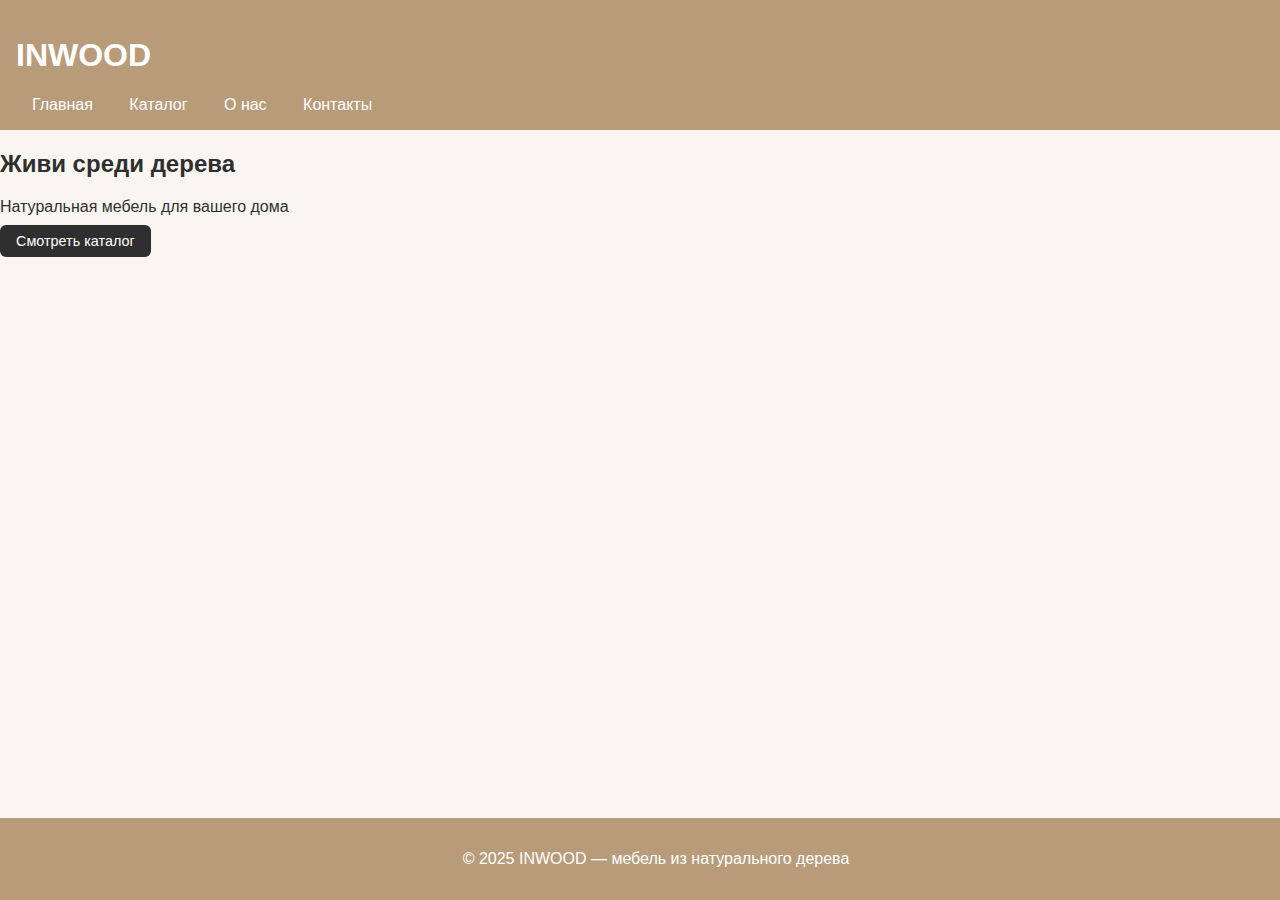
<file: index.html>
<!DOCTYPE html>
<html lang="ru">
<head>
  <meta charset="UTF-8" />
  <meta name="viewport" content="width=device-width, initial-scale=1.0" />
  <title>INWOOD — Мебель с характером</title>
  <link rel="stylesheet" href="css/style.css" />
</head>
<body>
  <header class="header">
    <div class="container">
      <h1 class="logo">INWOOD</h1>
      <nav class="nav">
        <a href="index.html" class="active">Главная</a>
        <a href="catalog.html">Каталог</a>
        <a href="#">О нас</a>
        <a href="#">Контакты</a>
      </nav>
    </div>
  </header>

  <main class="main-content">
    <section class="hero">
      <div class="container">
        <h2>Живи среди дерева</h2>
        <p>Натуральная мебель для вашего дома</p>
        <a href="catalog.html" class="btn">Смотреть каталог</a>
      </div>
    </section>
  </main>

  <footer class="footer">
    <div class="container">
      <p>&copy; 2025 INWOOD — мебель из натурального дерева</p>
    </div>
  </footer>
</body>
</html>
</file>
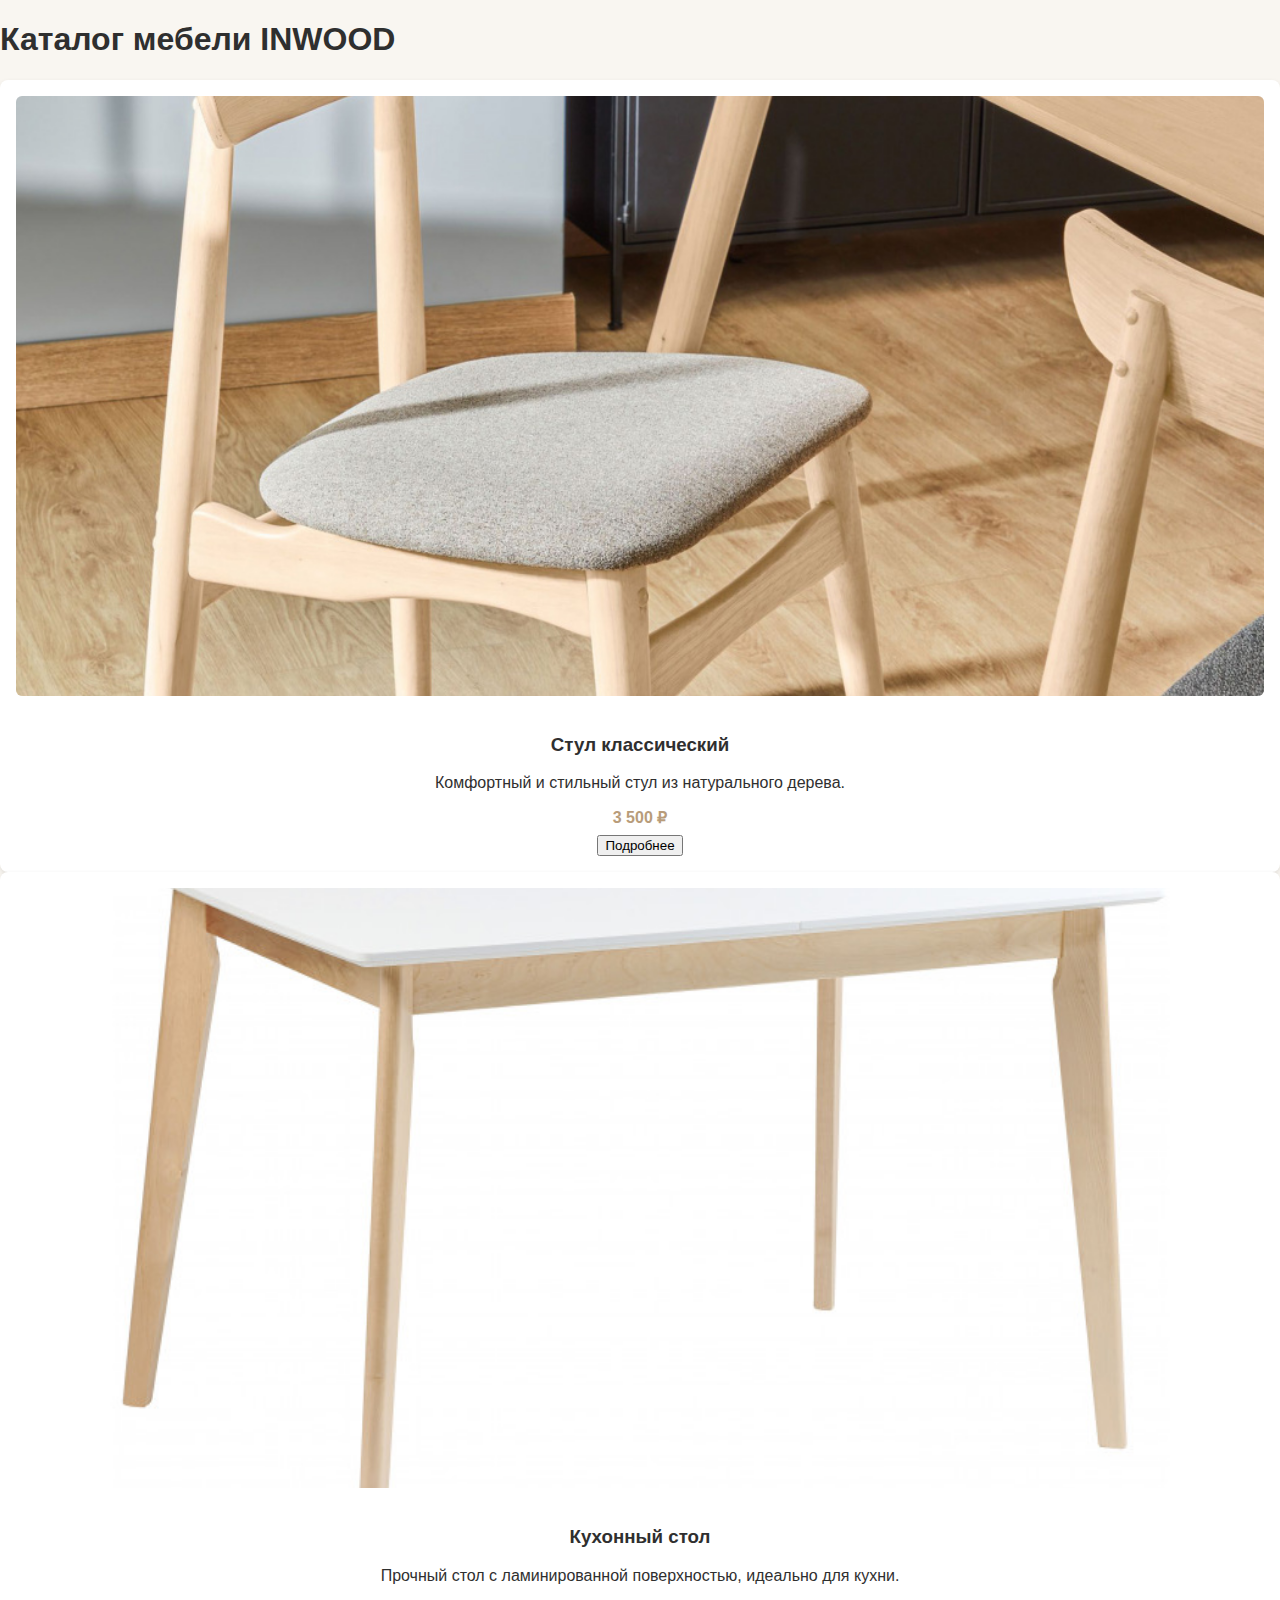
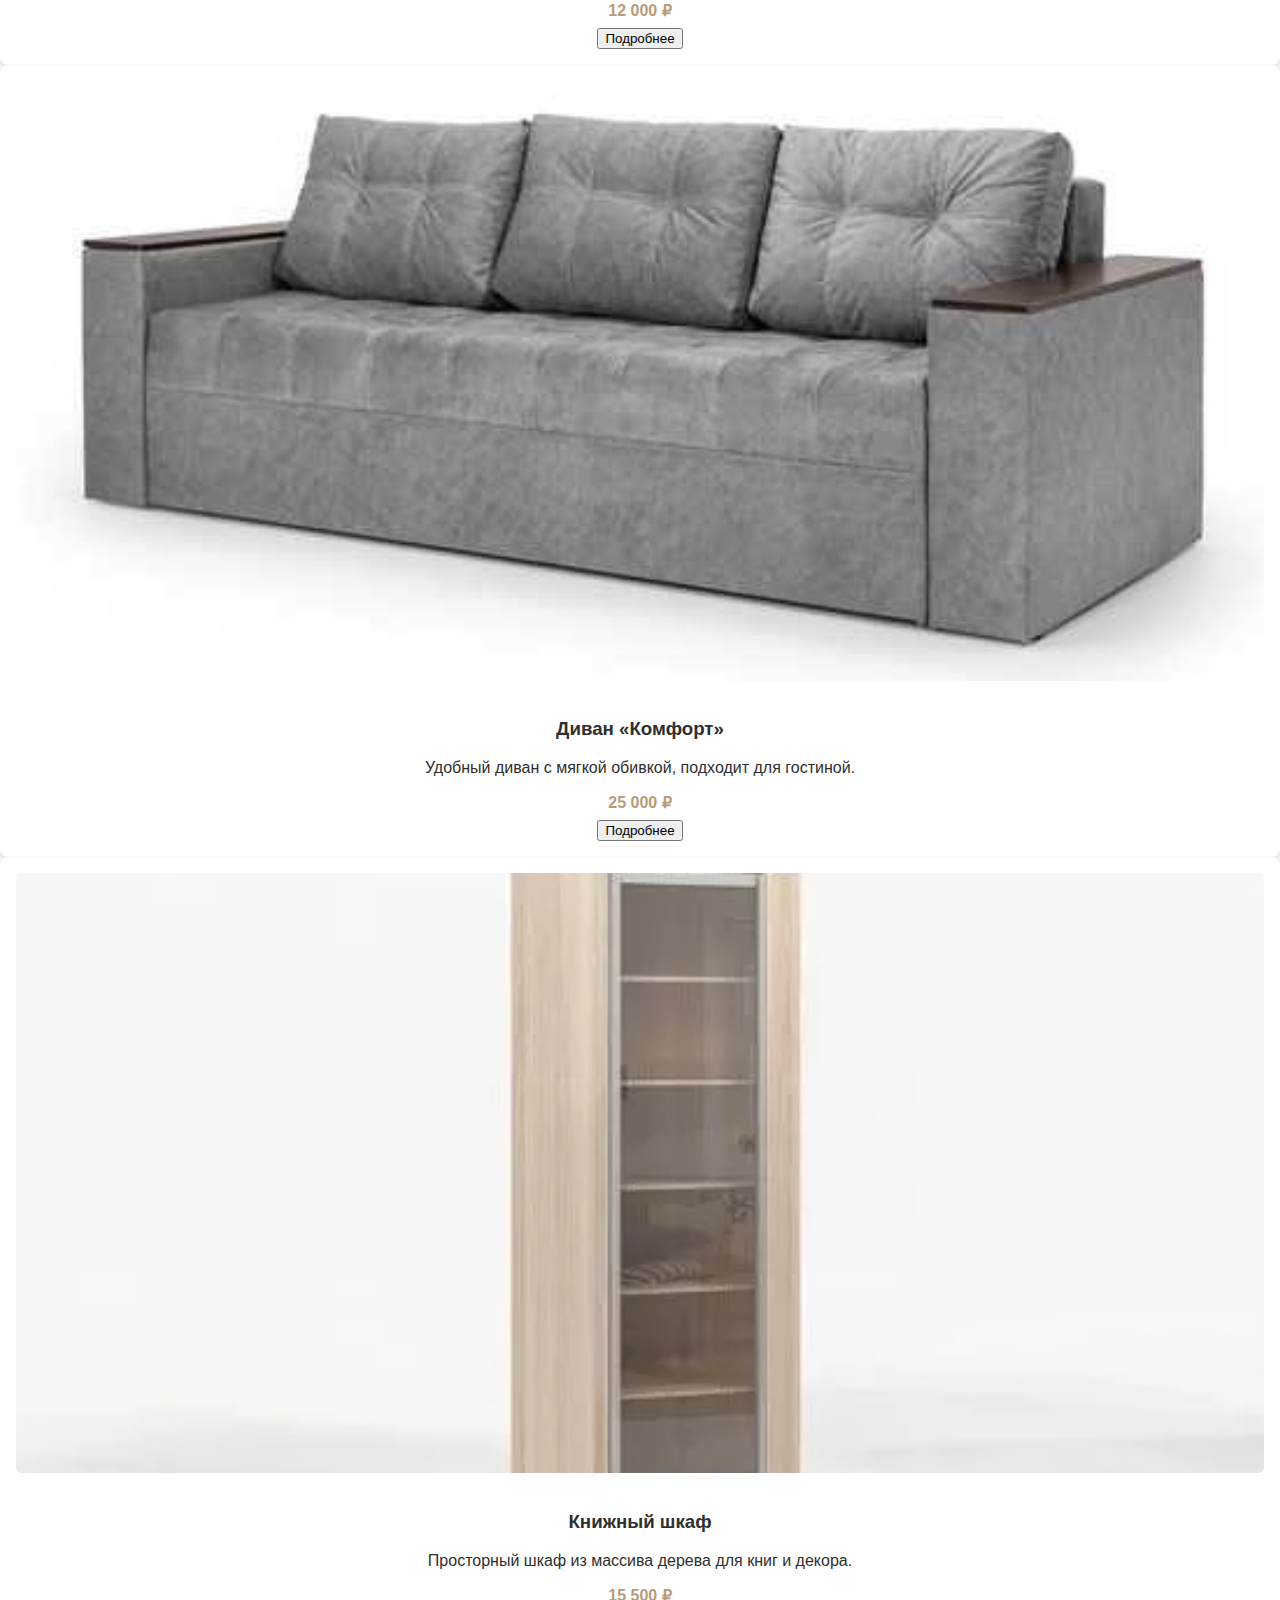
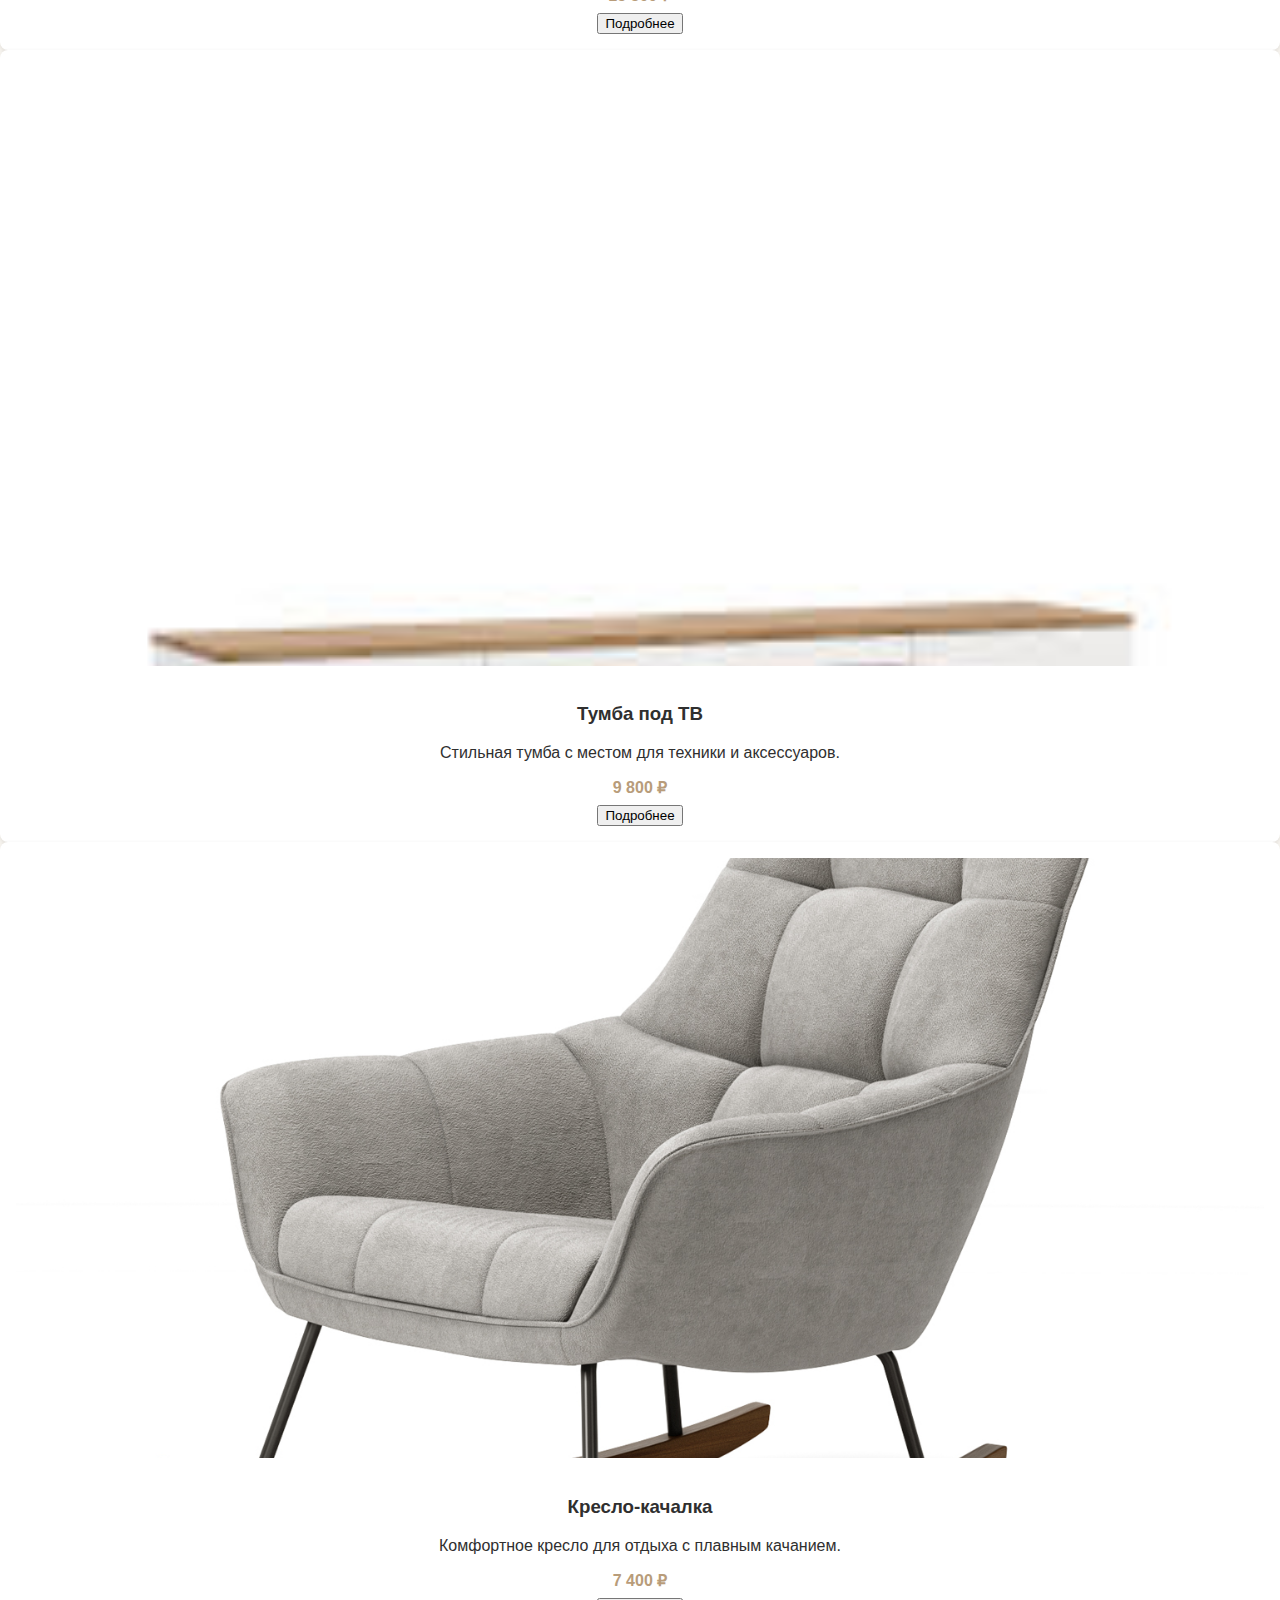
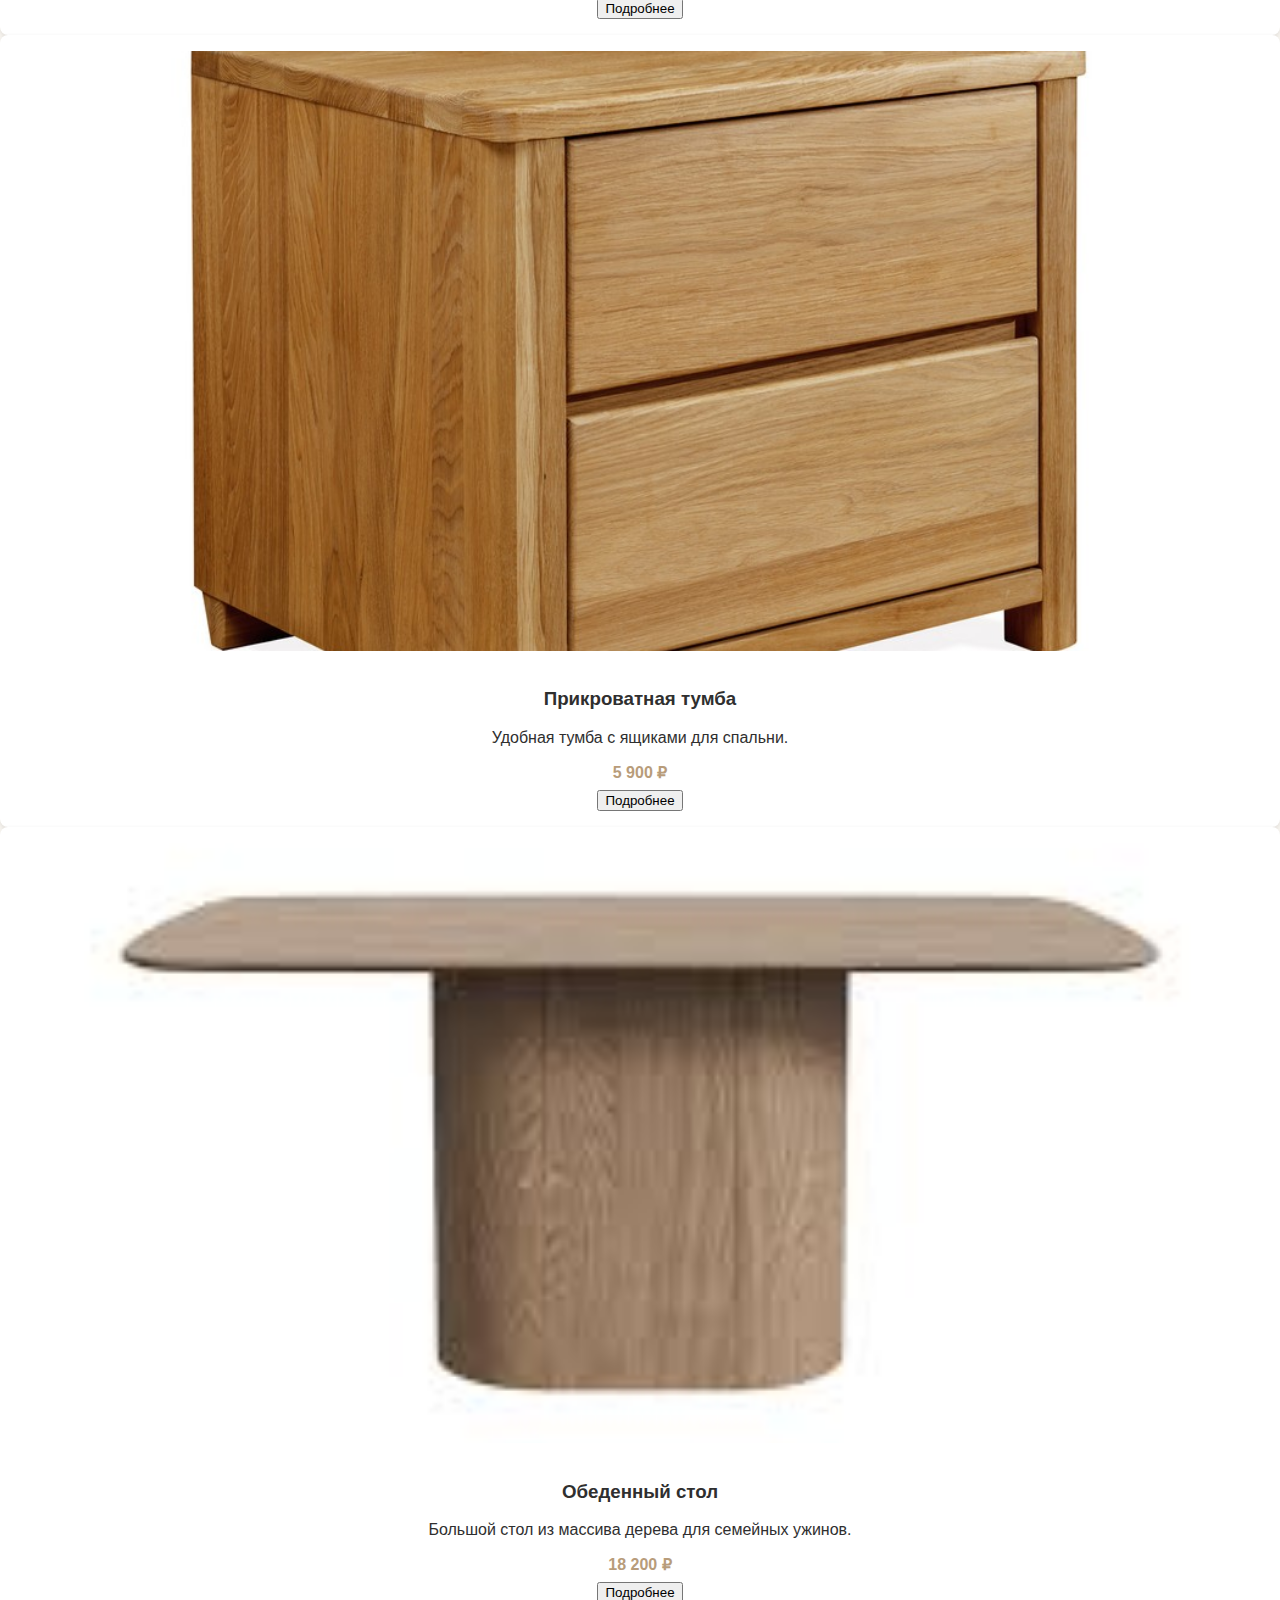
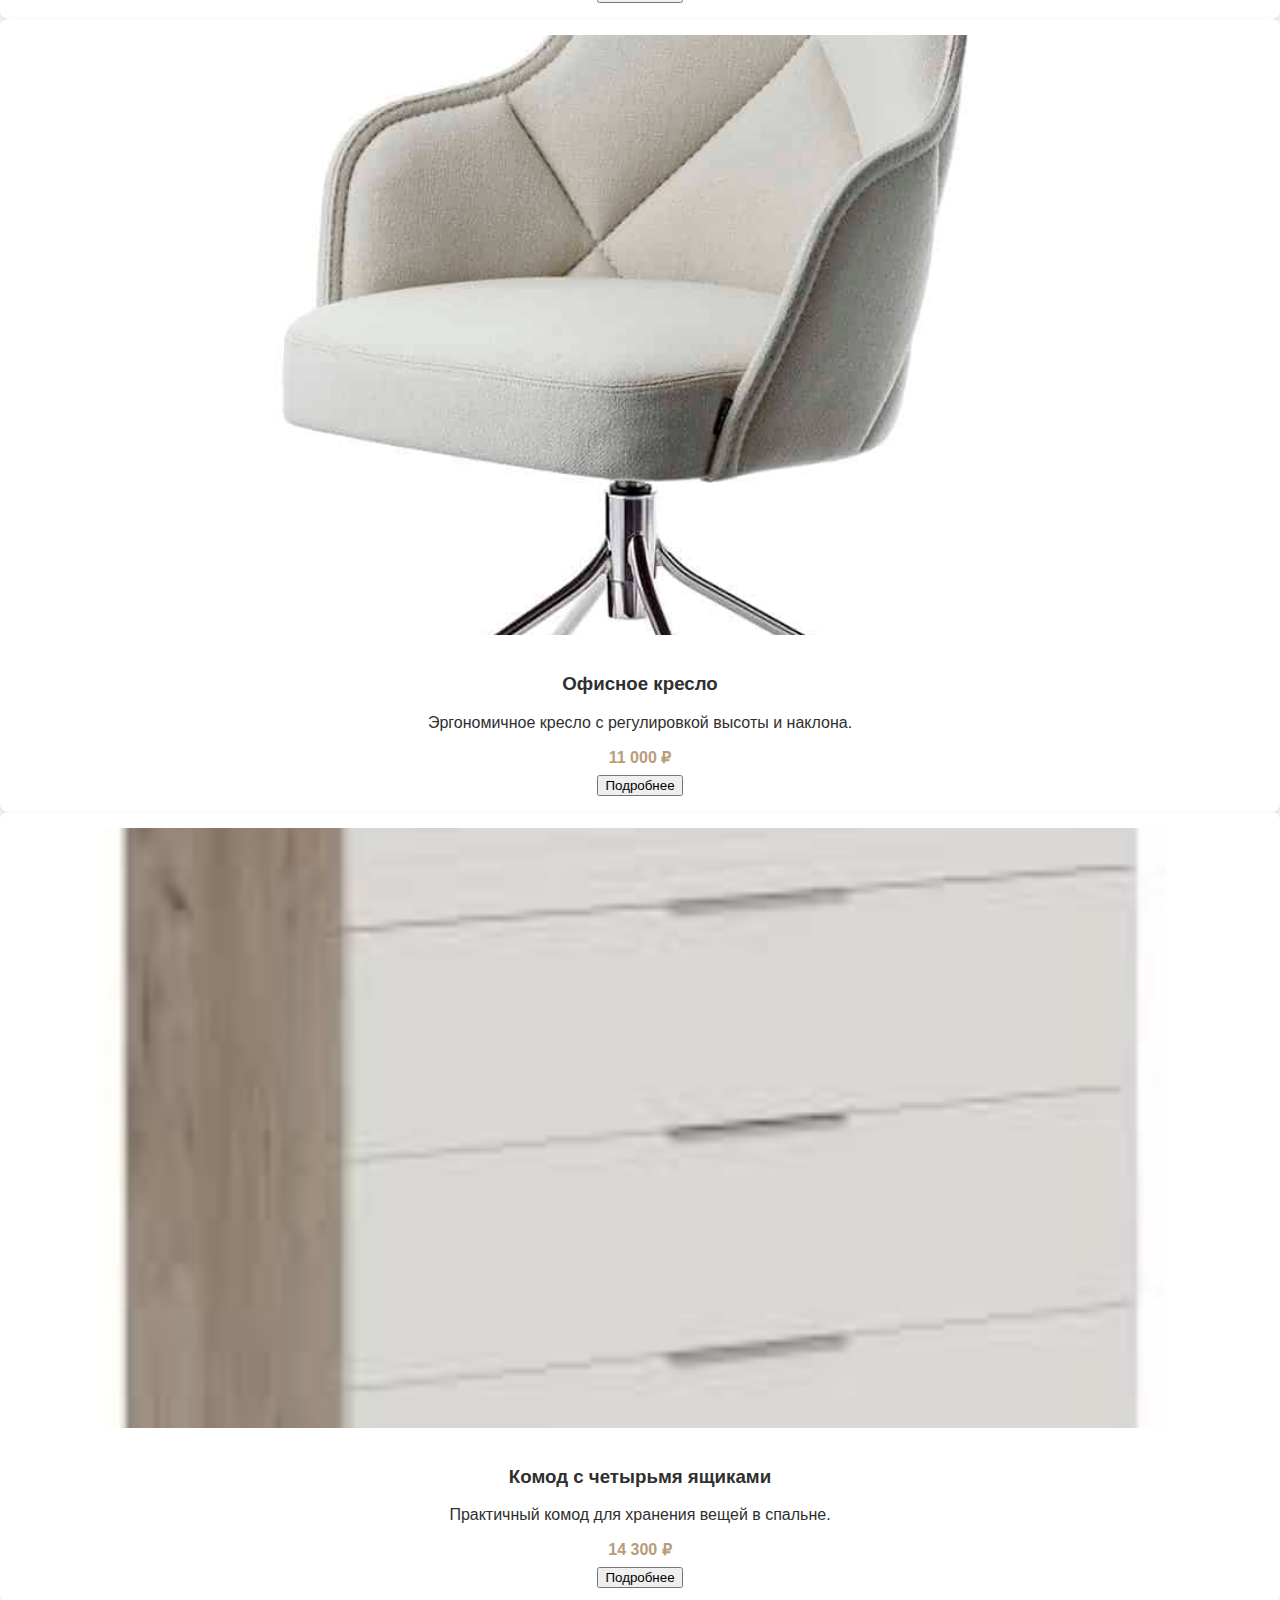
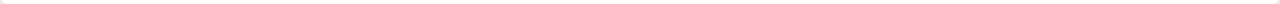
<file: catalog.html>
<!DOCTYPE html>
<html lang="ru">
<head>
  <meta charset="UTF-8" />
  <meta name="viewport" content="width=device-width, initial-scale=1" />
  <title>Каталог — INWOOD</title>
  <link rel="stylesheet" href="css/style.css" />
  <style>
    
  </style>
</head>
<body class="catalog-page">

  <h1>Каталог мебели INWOOD</h1>

  <div class="catalog">
    <div class="product-card">
      <img src="assets/product1.jpg" alt="Стул классический" />
      <h3>Стул классический</h3>
      <p>Комфортный и стильный стул из натурального дерева.</p>
      <div class="price">3 500 ₽</div>
      <button>Подробнее</button>
    </div>
    <div class="product-card">
      <img src="assets/product2.jpg" alt="Кухонный стол" />
      <h3>Кухонный стол</h3>
      <p>Прочный стол с ламинированной поверхностью, идеально для кухни.</p>
      <div class="price">12 000 ₽</div>
      <button>Подробнее</button>
    </div>
    <div class="product-card">
      <img src="assets/product3.jpg" alt="Диван «Комфорт»" />
      <h3>Диван «Комфорт»</h3>
      <p>Удобный диван с мягкой обивкой, подходит для гостиной.</p>
      <div class="price">25 000 ₽</div>
      <button>Подробнее</button>
    </div>
    <div class="product-card">
      <img src="assets/product4.jpg" alt="Книжный шкаф" />
      <h3>Книжный шкаф</h3>
      <p>Просторный шкаф из массива дерева для книг и декора.</p>
      <div class="price">15 500 ₽</div>
      <button>Подробнее</button>
    </div>
    <div class="product-card">
      <img src="assets/product5.jpg" alt="Тумба под ТВ" />
      <h3>Тумба под ТВ</h3>
      <p>Стильная тумба с местом для техники и аксессуаров.</p>
      <div class="price">9 800 ₽</div>
      <button>Подробнее</button>
    </div>
    <div class="product-card">
      <img src="assets/product6.jpg" alt="Кресло-качалка" />
      <h3>Кресло-качалка</h3>
      <p>Комфортное кресло для отдыха с плавным качанием.</p>
      <div class="price">7 400 ₽</div>
      <button>Подробнее</button>
    </div>
    <div class="product-card">
      <img src="assets/product7.jpg" alt="Прикроватная тумба" />
      <h3>Прикроватная тумба</h3>
      <p>Удобная тумба с ящиками для спальни.</p>
      <div class="price">5 900 ₽</div>
      <button>Подробнее</button>
    </div>
    <div class="product-card">
      <img src="assets/product8.jpg" alt="Обеденный стол" />
      <h3>Обеденный стол</h3>
      <p>Большой стол из массива дерева для семейных ужинов.</p>
      <div class="price">18 200 ₽</div>
      <button>Подробнее</button>
    </div>
    <div class="product-card">
      <img src="assets/product9.jpg" alt="Офисное кресло" />
      <h3>Офисное кресло</h3>
      <p>Эргономичное кресло с регулировкой высоты и наклона.</p>
      <div class="price">11 000 ₽</div>
      <button>Подробнее</button>
    </div>
    <div class="product-card">
      <img src="assets/product10.jpg" alt="Комод с четырьмя ящиками" />
      <h3>Комод с четырьмя ящиками</h3>
      <p>Практичный комод для хранения вещей в спальне.</p>
      <div class="price">14 300 ₽</div>
      <button>Подробнее</button>
    </div>
  </div>

</body>
</html>
</file>
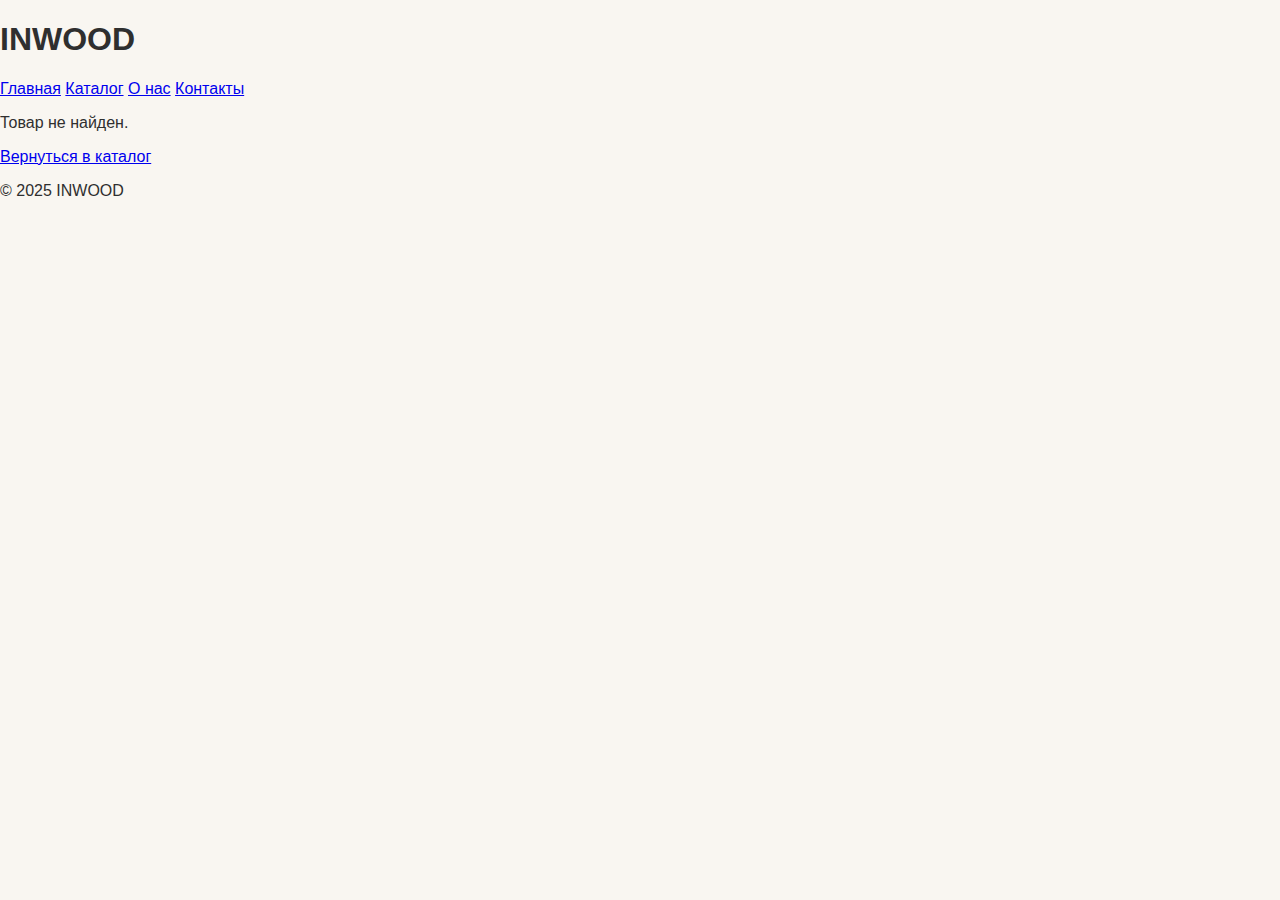
<file: product.html>
<!DOCTYPE html>
<html lang="ru">
<head>
  <meta charset="UTF-8" />
  <meta name="viewport" content="width=device-width, initial-scale=1.0"/>
  <title>INWOOD — Карточка товара</title>
  <link rel="stylesheet" href="css/style.css"/>
</head>
<body>
  <header>
    <h1>INWOOD</h1>
    <nav>
      <a href="index.html">Главная</a>
      <a href="catalog.html">Каталог</a>
      <a href="#">О нас</a>
      <a href="#">Контакты</a>
    </nav>
  </header>

  <main class="product-detail">
    <div id="product-container">
      <!-- Контент будет заполнен с помощью JS -->
    </div>
    <a href="catalog.html" class="btn-small">Вернуться в каталог</a>
  </main>

  <footer>
    <p>&copy; 2025 INWOOD</p>
  </footer>

  <script src="js/main.js"></script>
</body>
</html>
</file>
<file: css/style.css>
body {
  font-family: 'Inter', sans-serif;
  background: #F9F6F1;
  color: #2F2F2F;
  margin: 0;
  padding: 0;
}

.header {
  background: #B89C7A;
  color: white;
  padding: 1rem;
  display: flex;
  justify-content: space-between;
}

.nav a {
  margin: 0 1rem;
  color: white;
  text-decoration: none;
}

.catalog-grid {
  display: grid;
  grid-template-columns: repeat(3, 1fr);
  gap: 2rem;
  justify-content: center;
}

.product-card {
  background: white;
  border-radius: 8px;
  box-shadow: 0 2px 5px rgba(0,0,0,0.1);
  padding: 1rem;
  text-align: center;
}

.product-card img {
  width: 100%;
  height: 600px;
  object-fit: cover;
  border-radius: 6px;
  margin-bottom: 15px;
}

.price {
  font-weight: bold;
  margin: 0.5rem 0;
  color: #B89C7A;
}

.footer {
  background: #B89C7A;
  color: white;
  text-align: center;
  padding: 1rem;
  position: fixed;
  width: 100%;
  bottom: 0;
}

.btn {
  background: #2F2F2F;
  color: white;
  padding: 0.5rem 1rem;
  text-decoration: none;
  border-radius: 6px;
  font-size: 0.9rem;
  border: none;
  cursor: pointer;
}
</file>
